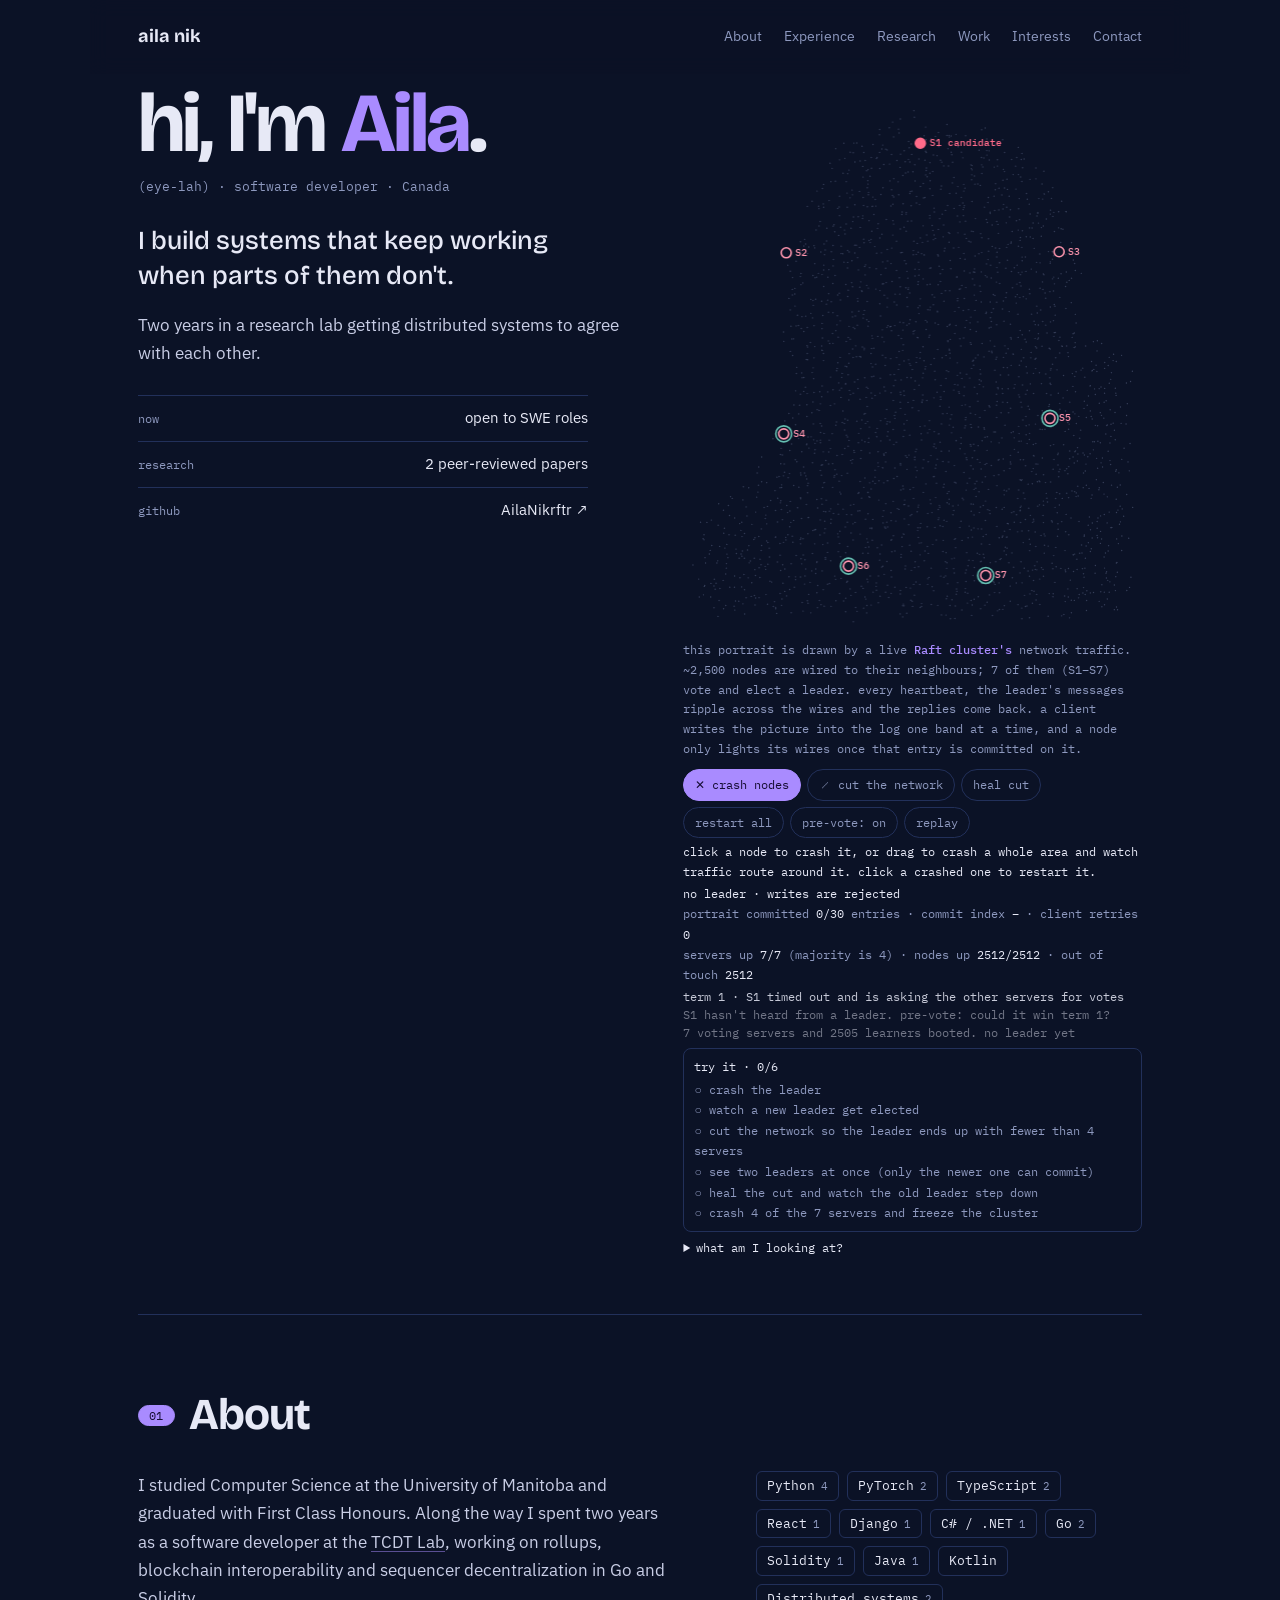
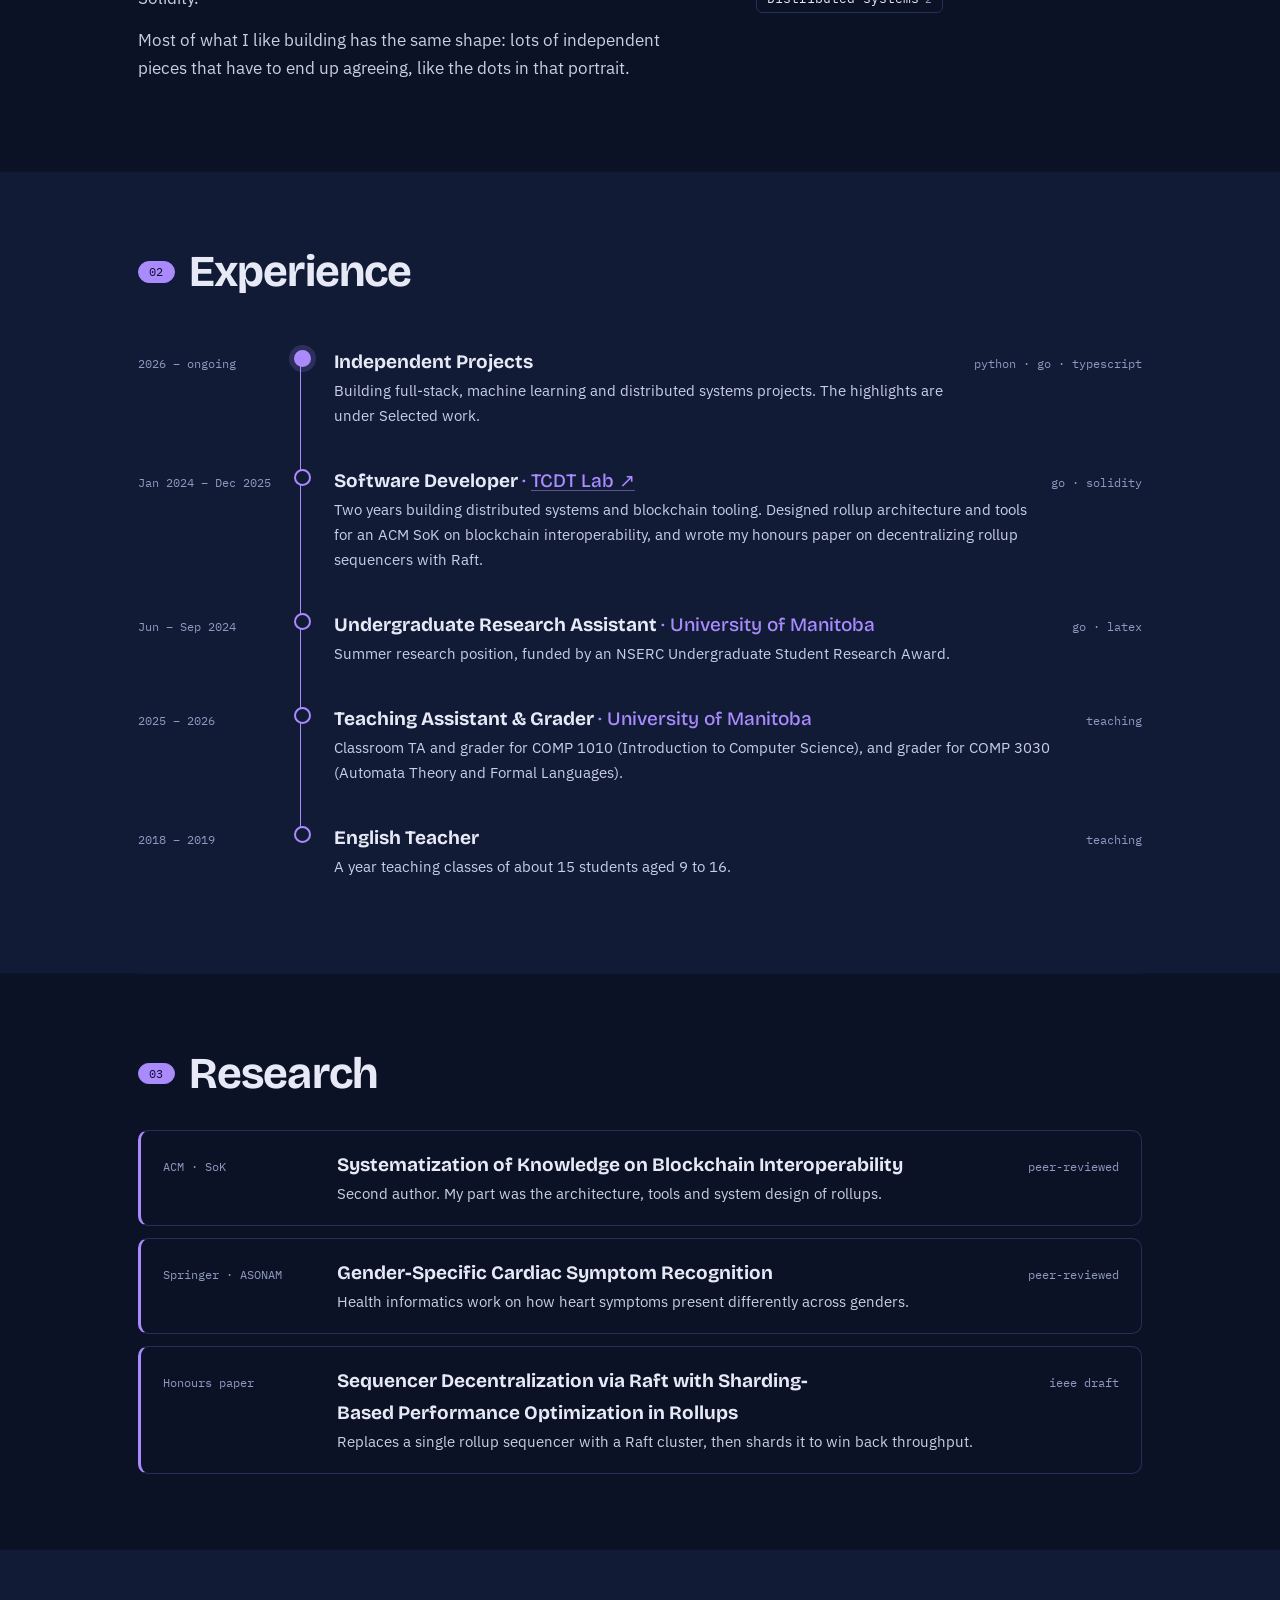
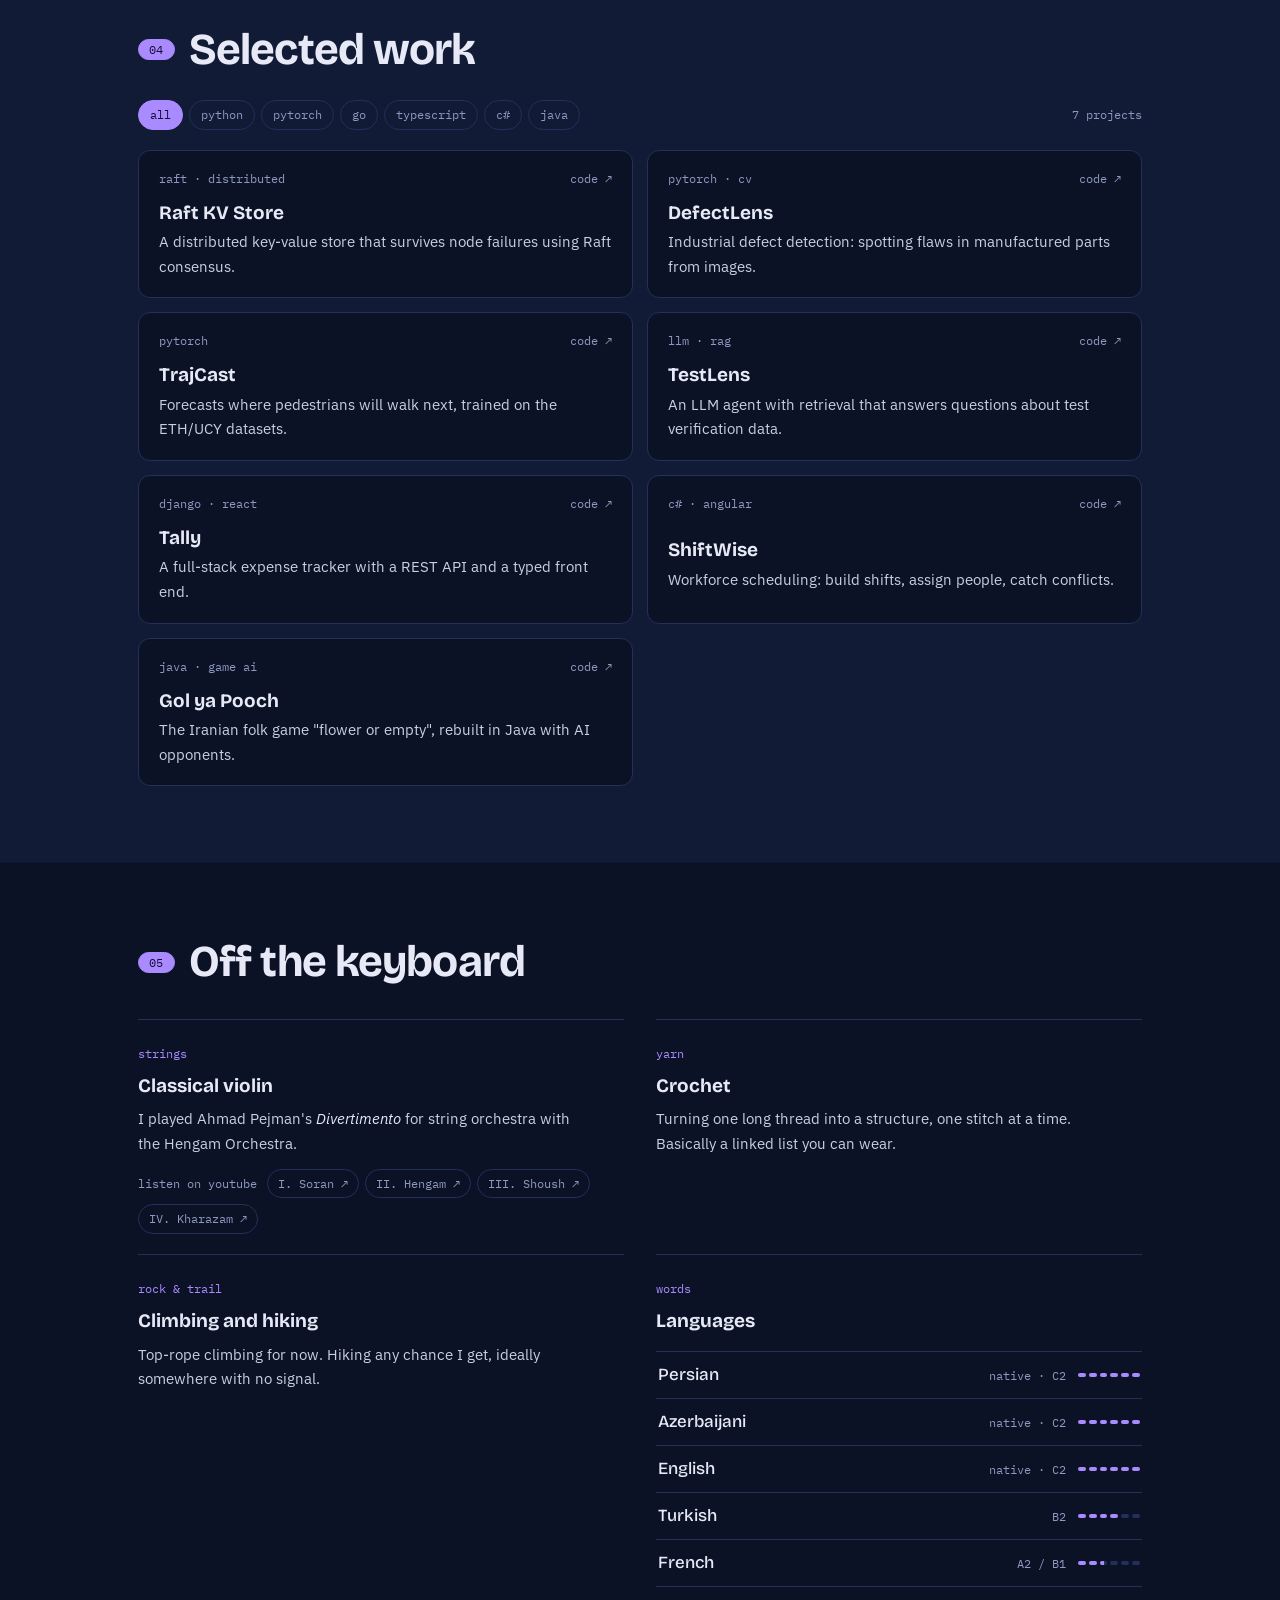
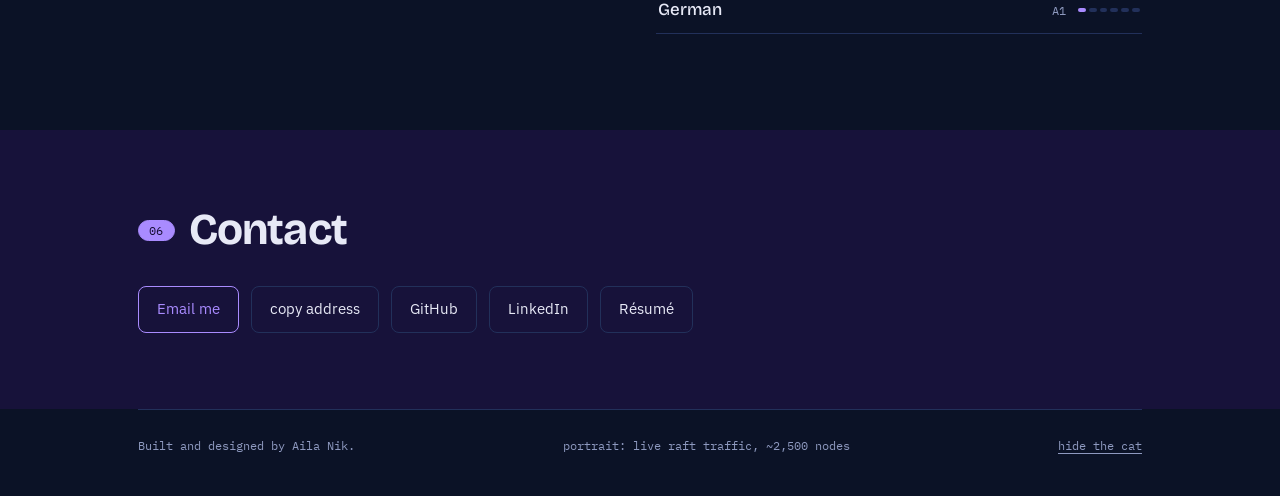
<file: index.html>
<!DOCTYPE html>
<html lang="en">
<head>
<meta charset="utf-8">
<meta name="viewport" content="width=device-width, initial-scale=1">
<title>Aila Nik · Software Developer</title>
<meta name="description" content="Aila Nik (Aila Nikraftar) is a software developer in Victoria, BC working on distributed systems, Raft consensus and applied ML. Two years at the TCDT Lab, two peer-reviewed papers.">
<meta name="author" content="Aila Nik">
<link rel="canonical" href="https://ailanikrftr.github.io/">
<meta property="og:type" content="profile">
<meta property="og:title" content="Aila Nik · Software Developer">
<meta property="og:description" content="Distributed systems, Raft consensus and applied ML. The portrait on this site is a live Raft cluster you can break.">
<meta property="og:url" content="https://ailanikrftr.github.io/">
<meta name="twitter:card" content="summary">
<script type="application/ld+json">
{"@context":"https://schema.org","@type":"Person","name":"Aila Nik","alternateName":"Aila Nikraftar","jobTitle":"Software Developer","url":"https://ailanikrftr.github.io/","address":{"@type":"PostalAddress","addressLocality":"Victoria","addressRegion":"BC","addressCountry":"CA"},"alumniOf":{"@type":"CollegeOrUniversity","name":"University of Manitoba"},"sameAs":["https://github.com/AilaNikrftr","https://www.linkedin.com/in/aila-nik-941a06223/"]}
</script>
<link rel="preconnect" href="https://fonts.googleapis.com">
<link rel="preconnect" href="https://fonts.gstatic.com" crossorigin>
<link href="https://fonts.googleapis.com/css2?family=Bricolage+Grotesque:opsz,wght@12..96,500;12..96,700&family=IBM+Plex+Sans:wght@400;500&family=IBM+Plex+Mono:wght@400;500&display=swap" rel="stylesheet">
<link rel="stylesheet" href="style.css">
</head>
<body>
<div class="wrap">
  <nav>
    <a class="brand" href="#">aila nik</a>
    <div class="links"><a href="#about">About</a><a href="#experience">Experience</a><a href="#research">Research</a><a href="#work">Work</a><a href="#interests">Interests</a><a href="#contact">Contact</a></div>
  </nav>

  <header class="hero">
    <div>
      <h1>hi, I'm <em>Aila</em>.</h1>
      <p class="say">(eye-lah) · software developer · Canada</p>
      <p class="lede">I build systems that keep working when parts of them don't.</p>
      <p class="intro">Two years in a research lab getting distributed systems to agree with each other.</p>
      <div class="facts">
        <div><span class="k">now</span><span class="v">open to SWE roles</span></div>
        <div><span class="k">research</span><span class="v">2 peer-reviewed papers</span></div>
        <a href="https://github.com/AilaNikrftr"><span class="k">github</span><span class="v">AilaNikrftr ↗</span></a>
      </div>
    </div>
    <div class="portrait">
      <canvas id="hero" aria-label="A portrait of me drawn with the network traffic of a live Raft cluster of about 2,500 nodes that you can crash and partition"></canvas>
      <div class="cap">
        <span>this portrait is drawn by a live <b>Raft cluster's</b> network traffic. ~2,500 nodes are wired to their neighbours; 7 of them (S1–S7) vote and elect a leader. every heartbeat, the leader's messages ripple across the wires and the replies come back. a client writes the picture into the log one band at a time, and a node only lights its wires once that entry is committed on it.</span>
        <div class="toolbar" role="group" aria-label="Break the cluster">
          <button type="button" class="tool" data-tool="crash" aria-pressed="true">✕ crash nodes</button>
          <button type="button" class="tool" data-tool="partition" aria-pressed="false">⟋ cut the network</button>
          <button type="button" class="act" id="heal">heal cut</button>
          <button type="button" class="act" id="revive">restart all</button>
          <button type="button" class="act" id="prevote" aria-pressed="true">pre-vote: on</button>
          <button type="button" class="act" id="replay">replay</button>
        </div>
        <span class="hint" id="hint"></span>
        <span class="live" id="stats">&nbsp;</span>
        <div class="events" id="events"></div>
        <div class="goals" id="goals"></div>
        <details class="legend"><summary>what am I looking at?</summary>
          <p><b class="c-l">purple</b> leader · <b class="c-c">pink</b> candidate · moving streaks are messages crossing the wires: <b class="c-l">AppendEntries</b> going out, <b class="c-t">replies</b> coming back, <b class="c-c">vote requests</b> between servers. wires glow brighter right after traffic crosses them. pink wires belong to nodes that are out of touch: their copy of the log is behind, so a read from them would be stale.</p>
          <p>Raft picks consistency over availability (the C in CAP): when you cut the network, only the side with at least 4 of the 7 servers can keep committing. the other side keeps holding elections it can never win, and its terms climb. with <b>pre-vote</b> off (plain Raft), healing the cut lets those inflated terms knock out the healthy leader, and the whole picture goes pink while a new one is elected. with pre-vote on (what etcd does), a server first asks whether it could win (<b class="c-o">orange</b> messages), the others refuse because they still hear a leader, and healing is seamless.</p>
        </details>
      </div>
    </div>
  </header>

  <section id="about">
    <h2>About</h2>
    <div class="about">
      <div>
        <p>I studied Computer Science at the University of Manitoba and graduated with First Class Honours. Along the way I spent two years as a software developer at the <a class="inl" href="https://tcdt.ca/">TCDT Lab</a>, working on rollups, blockchain interoperability and sequencer decentralization in Go and Solidity.</p>
        <p>Most of what I like building has the same shape: lots of independent pieces that have to end up agreeing, like the dots in that portrait.</p>
        
      </div>
      <ul class="stack">
        <li data-skill="python">Python</li><li data-skill="pytorch">PyTorch</li><li data-skill="typescript">TypeScript</li><li data-skill="react">React</li><li data-skill="django">Django</li><li data-skill="csharp">C# / .NET</li><li data-skill="go">Go</li><li data-skill="solidity">Solidity</li><li data-skill="java">Java</li><li data-skill="kotlin">Kotlin</li><li data-skill="distributed">Distributed systems</li>
      </ul>
    </div>
  </section>

  <section id="experience">
    <h2>Experience</h2>
    <div class="row"><span class="when">2026 – ongoing</span><div><h3>Independent Projects</h3><p>Building full-stack, machine learning and distributed systems projects. The highlights are under Selected work.</p></div><span class="tg">python · go · typescript</span></div>
    <div class="row" data-skills="go solidity distributed"><span class="when">Jan 2024 – Dec 2025</span><div><h3>Software Developer <span>· <a class="inl" href="https://tcdt.ca/">TCDT Lab ↗</a></span></h3><p>Two years building distributed systems and blockchain tooling. Designed rollup architecture and tools for an ACM SoK on blockchain interoperability, and wrote my honours paper on decentralizing rollup sequencers with Raft.</p></div><span class="tg">go · solidity</span></div>
    <div class="row"><span class="when">Jun – Sep 2024</span><div><h3>Undergraduate Research Assistant <span>· University of Manitoba</span></h3><p>Summer research position, funded by an NSERC Undergraduate Student Research Award.</p></div><span class="tg">go · latex</span></div>
    <div class="row"><span class="when">2025 – 2026</span><div><h3>Teaching Assistant &amp; Grader <span>· University of Manitoba</span></h3><p>Classroom TA and grader for COMP 1010 (Introduction to Computer Science), and grader for COMP 3030 (Automata Theory and Formal Languages).</p></div><span class="tg">teaching</span></div>
    <div class="row"><span class="when">2018 – 2019</span><div><h3>English Teacher</h3><p>A year teaching classes of about 15 students aged 9 to 16.</p></div><span class="tg">teaching</span></div>
  </section>

  <section id="research">
    <h2>Research</h2>
    <div class="row"><span class="when">ACM · SoK</span><div><h3>Systematization of Knowledge on Blockchain Interoperability</h3><p>Second author. My part was the architecture, tools and system design of rollups.</p></div><span class="tg">peer-reviewed</span></div>
    <div class="row"><span class="when">Springer · ASONAM</span><div><h3>Gender-Specific Cardiac Symptom Recognition</h3><p>Health informatics work on how heart symptoms present differently across genders.</p></div><span class="tg">peer-reviewed</span></div>
    <div class="row"><span class="when">Honours paper</span><div><h3>Sequencer Decentralization via Raft with Sharding-Based Performance Optimization in Rollups</h3><p>Replaces a single rollup sequencer with a Raft cluster, then shards it to win back throughput.</p></div><span class="tg">ieee draft</span></div>
  </section>

  <section id="work">
    <h2>Selected work</h2>
    <div class="row" data-skills="go distributed"><span class="when">raft · distributed</span><div><h3>Raft KV Store</h3><p>A distributed key-value store that survives node failures using Raft consensus.</p></div><a class="tg" href="https://github.com/AilaNikrftr">code ↗</a></div>
    <div class="row" data-skills="python pytorch"><span class="when">pytorch · cv</span><div><h3>DefectLens</h3><p>Industrial defect detection: spotting flaws in manufactured parts from images.</p></div><a class="tg" href="https://github.com/AilaNikrftr">code ↗</a></div>
    <div class="row" data-skills="python pytorch"><span class="when">pytorch</span><div><h3>TrajCast</h3><p>Forecasts where pedestrians will walk next, trained on the ETH/UCY datasets.</p></div><a class="tg" href="https://github.com/AilaNikrftr">code ↗</a></div>
    <div class="row" data-skills="python"><span class="when">llm · rag</span><div><h3>TestLens</h3><p>An LLM agent with retrieval that answers questions about test verification data.</p></div><a class="tg" href="https://github.com/AilaNikrftr">code ↗</a></div>
    <div class="row" data-skills="python django typescript react"><span class="when">django · react</span><div><h3>Tally</h3><p>A full-stack expense tracker with a REST API and a typed front end.</p></div><a class="tg" href="https://github.com/AilaNikrftr">code ↗</a></div>
    <div class="row" data-skills="csharp typescript"><span class="when">c# · angular</span><div><h3>ShiftWise</h3><p>Workforce scheduling: build shifts, assign people, catch conflicts.</p></div><a class="tg" href="https://github.com/AilaNikrftr">code ↗</a></div>
    <div class="row" data-skills="java"><span class="when">java · game ai</span><div><h3>Gol ya Pooch</h3><p>The Iranian folk game "flower or empty", rebuilt in Java with AI opponents.</p></div><a class="tg" href="https://github.com/AilaNikrftr">code ↗</a></div>
  </section>

  <section id="interests">
    <h2>Off the keyboard</h2>
    <div class="interests">
      <div class="int"><span class="k">strings</span><h3>Classical violin</h3><p class="played">I played Ahmad Pejman's <i>Divertimento</i> for string orchestra with the Hengam Orchestra.</p>
        <div class="listen" aria-label="Listen to the four movements on YouTube"><span>listen on youtube</span>
          <a href="https://www.youtube.com/watch?v=p93Wjm2w0Ys" target="_blank" rel="noopener">I. Soran ↗</a>
          <a href="https://www.youtube.com/watch?v=p93Wjm2w0Ys&amp;t=483s" target="_blank" rel="noopener">II. Hengam ↗</a>
          <a href="https://www.youtube.com/watch?v=p93Wjm2w0Ys&amp;t=809s" target="_blank" rel="noopener">III. Shoush ↗</a>
          <a href="https://www.youtube.com/watch?v=p93Wjm2w0Ys&amp;t=1229s" target="_blank" rel="noopener">IV. Kharazam ↗</a>
        </div></div>
      <div class="int"><span class="k">yarn</span><h3>Crochet</h3><p>Turning one long thread into a structure, one stitch at a time. Basically a linked list you can wear.</p></div>
      <div class="int"><span class="k">rock &amp; trail</span><h3>Climbing and hiking</h3><p>Top-rope climbing for now. Hiking any chance I get, ideally somewhere with no signal.</p></div>
      <div class="int langs"><span class="k">words</span><h3>Languages</h3>
        <ul class="langlist">
          <li><button type="button" class="lang" data-lang="fa" data-n="6" aria-expanded="false" aria-controls="langpop"><span class="ln">Persian</span><span class="lv">native · C2</span><span class="meter" aria-hidden="true"></span></button></li>
          <li><button type="button" class="lang" data-lang="az" data-n="6" aria-expanded="false" aria-controls="langpop"><span class="ln">Azerbaijani</span><span class="lv">native · C2</span><span class="meter" aria-hidden="true"></span></button></li>
          <li><button type="button" class="lang" data-lang="en" data-n="6" aria-expanded="false" aria-controls="langpop"><span class="ln">English</span><span class="lv">native · C2</span><span class="meter" aria-hidden="true"></span></button></li>
          <li><button type="button" class="lang" data-lang="tr" data-n="4" aria-expanded="false" aria-controls="langpop"><span class="ln">Turkish</span><span class="lv">B2</span><span class="meter" aria-hidden="true"></span></button></li>
          <li><button type="button" class="lang" data-lang="fr" data-n="2.5" aria-expanded="false" aria-controls="langpop"><span class="ln">French</span><span class="lv">A2 / B1</span><span class="meter" aria-hidden="true"></span></button></li>
          <li><button type="button" class="lang" data-lang="de" data-n="1" aria-expanded="false" aria-controls="langpop"><span class="ln">German</span><span class="lv">A1</span><span class="meter" aria-hidden="true"></span></button></li>
        </ul>
        <div class="langpop" id="langpop" role="dialog" aria-labelledby="langpop-t" hidden>
          <button type="button" class="lp-x" aria-label="Close">✕</button>
          <div class="lp-head"><span class="lp-t" id="langpop-t"></span><span class="lp-lv"></span></div>
          <p class="lp-fam"></p>
          <ul class="lp-facts"></ul>
        </div>
      </div>
    </div>
  </section>

  <section id="contact" class="contact">
    <h2>Contact</h2>
    <div class="btns">
      <a class="btn main" href="mailto:aila.nikraftar@gmail.com">Email me</a>
      <button type="button" class="btn copy" id="copymail" data-mail="aila.nikraftar@gmail.com">copy address</button>
      <a class="btn" href="https://github.com/AilaNikrftr">GitHub</a>
      <a class="btn" href="https://www.linkedin.com/in/aila-nik-941a06223/">LinkedIn</a>
      <a class="btn" href="#">Résumé</a>
    </div>
  </section>

  <footer><span>Built and designed by Aila Nik.</span><span id="foot">portrait: live raft traffic, ~2,500 nodes</span></footer>
</div>

<script src="raft-portrait.js"></script>
<script src="languages.js"></script>
<script src="features.js"></script>
<script src="cat.js"></script>
</body>
</html>
</file>
<file: style.css>
:root {
  /* layout idea: name and intro on the left, a portrait assembled live by a gossip protocol on the right; quiet list-style sections below */
  --bg: #0b1226;
  --surface: #111b36;
  --line: #22305a;
  --text: #e7e9f6;
  --muted: #8e99bf;
  --accent: #a98bff;
  --display: "Bricolage Grotesque", "Avenir Next", system-ui, sans-serif;
  --body: "IBM Plex Sans", system-ui, -apple-system, sans-serif;
  --mono: "IBM Plex Mono", ui-monospace, Menlo, monospace;
  color-scheme: dark;
}
* { box-sizing: border-box; }
html, body { margin: 0; }
html { scroll-behavior: smooth; }
body { background: var(--bg); color: var(--text); font-family: var(--body); font-size: 17px; line-height: 1.65; -webkit-font-smoothing: antialiased; }
a { color: inherit; }
:focus-visible { outline: 2px solid var(--accent); outline-offset: 3px; border-radius: 4px; }
.wrap { max-width: 1100px; margin: 0 auto; padding: 0 clamp(16px, 4vw, 48px); }

nav { display: flex; justify-content: space-between; align-items: center; gap: 16px; padding: 22px 0; }
.brand { font-family: var(--display); font-weight: 700; font-size: 18px; text-decoration: none; }
.links { display: flex; gap: 22px; font-size: 14px; color: var(--muted); }
.links a { text-decoration: none; }
.links a:hover { color: var(--text); }

/* hero */
.hero { display: grid; grid-template-columns: 1.05fr 1fr; gap: clamp(24px, 5vw, 64px); align-items: start; padding: 8px 0 56px; border-bottom: 1px solid var(--line); }
h1 { font-family: var(--display); font-weight: 700; font-size: clamp(48px, 7vw, 84px); line-height: 1; letter-spacing: -.03em; margin: 0 0 10px; }
h1 em { font-style: normal; color: var(--accent); }
.say { font-family: var(--mono); font-size: 13px; color: var(--muted); margin: 0 0 26px; }
.lede { font-family: var(--display); font-weight: 500; font-size: clamp(21px, 2.3vw, 26px); line-height: 1.35; margin: 0 0 18px; max-width: 22em; text-wrap: balance; }
.intro { color: #c9cee6; max-width: 32em; margin: 0 0 28px; }
.facts { display: grid; max-width: 30em; font-size: 15px; }
.facts a, .facts div { display: flex; justify-content: space-between; gap: 12px; padding: 10px 0; border-top: 1px solid var(--line); text-decoration: none; }
.facts a:hover .v { color: var(--accent); }
.facts .k { color: var(--muted); font-family: var(--mono); font-size: 12px; padding-top: 3px; }

.portrait { position: relative; }
#hero { width: 100%; aspect-ratio: 1 / 1.2; display: block; cursor: pointer; touch-action: manipulation; }
.cap { margin-top: 8px; font-family: var(--mono); font-size: 12px; color: var(--muted); display: grid; gap: 2px; }
.cap .live span { color: var(--text); font-variant-numeric: tabular-nums; }
.cap b { color: var(--accent); font-weight: 500; }

.toolbar { display: flex; flex-wrap: wrap; gap: 6px; margin: 8px 0 2px; }
.toolbar button { font: inherit; font-size: 12px; color: var(--muted); background: transparent; border: 1px solid var(--line); border-radius: 999px; padding: 5px 11px; cursor: pointer; }
.toolbar button:hover { color: var(--text); border-color: var(--muted); }
.toolbar .tool[aria-pressed="true"] { color: #150d33; background: var(--accent); border-color: var(--accent); }
.cap .hint { color: var(--text); }
.cap .live { line-height: 1.7; }
.cap .bad { color: #ff6b8a; }
.events { color: var(--text); opacity: .85; min-height: 3.6em; line-height: 1.5; }
.events div:not(:first-child) { opacity: .55; }
.goals { display: grid; gap: 1px; margin-top: 4px; padding: 8px 10px; border: 1px solid var(--line); border-radius: 8px; }
.goals .gh { color: var(--text); margin-bottom: 2px; }
.goals .ok { color: var(--accent); }
.legend summary { cursor: pointer; color: var(--text); margin-top: 4px; }
.legend p { margin: 6px 0 0; line-height: 1.6; }
.c-l { color: #a98bff; font-weight: 500; } .c-c { color: #ff6b8a; font-weight: 500; } .c-t { color: #6fd3c1; font-weight: 500; } .c-o { color: #ffc478; font-weight: 500; }
.replay { font: inherit; color: var(--muted); background: none; border: 0; padding: 0; text-decoration: underline; text-underline-offset: 3px; cursor: pointer; }
.replay:hover { color: var(--text); }

/* sections */
section { padding: 52px 0; border-bottom: 1px solid var(--line); scroll-margin-top: 16px; }
h2 { font-family: var(--mono); font-weight: 400; font-size: 13px; color: var(--muted); letter-spacing: .06em; text-transform: uppercase; margin: 0 0 22px; }
.about { display: grid; grid-template-columns: 1.4fr 1fr; gap: clamp(24px, 6vw, 80px); }
.about p { margin: 0 0 14px; color: #c9cee6; max-width: 36em; }
.stack { list-style: none; margin: 0; padding: 0; display: flex; flex-wrap: wrap; gap: 8px; align-content: start; }
.stack li { font-family: var(--mono); font-size: 13px; padding: 3px 10px; border: 1px solid var(--line); border-radius: 6px; }
.off { font-size: 15px; color: var(--muted); margin-top: 18px; }

.row { display: grid; grid-template-columns: 150px 1fr auto; gap: 24px; padding: 16px 0; border-top: 1px solid var(--line); align-items: baseline; }
.row:last-child { border-bottom: 1px solid var(--line); }
.row .when { font-family: var(--mono); font-size: 12px; color: var(--muted); }
.row h3 { font-family: var(--display); font-weight: 700; font-size: 19px; margin: 0 0 2px; text-wrap: balance; }
.row h3 span { color: var(--accent); font-weight: 500; }
.row p { margin: 0; color: #c9cee6; font-size: 15px; }
.row .tg { font-family: var(--mono); font-size: 12px; color: var(--muted); white-space: nowrap; text-align: right; }
.row a.tg { text-decoration: none; }
.row a.tg:hover { color: var(--accent); }

.contact h3 { font-family: var(--display); font-weight: 700; font-size: clamp(36px, 6vw, 60px); line-height: 1.05; margin: 0 0 14px; letter-spacing: -.02em; }
.contact p { color: #c9cee6; max-width: 34em; }
.btns { display: flex; gap: 12px; flex-wrap: wrap; margin-top: 22px; }
.btn { padding: 10px 18px; border-radius: 8px; font-size: 15px; text-decoration: none; border: 1px solid var(--line); }
.btn.main { border-color: var(--accent); color: var(--accent); }
.btn:hover { border-color: var(--accent); }
.mail { font-family: var(--mono); font-size: 13px; color: var(--muted); margin-top: 12px; }
footer { padding: 26px 0 40px; display: flex; justify-content: space-between; gap: 12px; flex-wrap: wrap; font-family: var(--mono); font-size: 12px; color: var(--muted); }

@media (max-width: 820px) {
  .links { display: none; }
  .hero { grid-template-columns: 1fr; }
  .portrait { order: -1; max-width: 420px; }
  .about { grid-template-columns: 1fr; }
  .row { grid-template-columns: 1fr; gap: 2px; }
  .row .tg { text-align: left; }
}
@media (prefers-reduced-motion: reduce) { html { scroll-behavior: auto; } }

.interests { display: grid; grid-template-columns: repeat(2, 1fr); gap: 0 32px; }
.int { padding: 18px 0 20px; border-top: 1px solid var(--line); }
.int .k { font-family: var(--mono); font-size: 12px; color: var(--accent); }
.int h3 { font-family: var(--display); font-weight: 700; font-size: 19px; margin: 4px 0 6px; }
.int p { margin: 0; color: #c9cee6; font-size: 15px; max-width: 30em; }
@media (max-width: 820px) { .interests { grid-template-columns: 1fr; } }

/* violin */
.int p.played { margin-top: 0; }
.int p.played i { color: var(--text); }
.listen { display: flex; flex-wrap: wrap; align-items: center; gap: 6px; margin-top: 12px; font-family: var(--mono); font-size: 12px; }
.listen span { color: var(--muted); margin-right: 4px; }
.listen a { color: var(--muted); text-decoration: none; border: 1px solid var(--line); border-radius: 999px; padding: 4px 10px; }
.listen a:hover { color: var(--text); border-color: var(--accent); }

/* languages */
.langs { position: relative; }
.langlist { list-style: none; margin: 14px 0 0; padding: 0; max-width: 30em; }
.lang { width: 100%; display: grid; grid-template-columns: 1fr auto 62px; align-items: baseline; gap: 12px; font: inherit; color: var(--text); text-align: left; background: none; border: 0; border-top: 1px solid var(--line); padding: 9px 2px; cursor: pointer; }
.langlist li:last-child .lang { border-bottom: 1px solid var(--line); }
.lang .ln { font-family: var(--display); font-weight: 500; font-size: 17px; }
.lang .lv { font-family: var(--mono); font-size: 12px; color: var(--muted); }
.lang:hover .ln, .lang[aria-expanded="true"] .ln { color: var(--accent); }
.lang:hover .lv, .lang[aria-expanded="true"] .lv { color: var(--text); }
.meter { display: flex; gap: 3px; align-self: center; }
.meter i { flex: 1; height: 4px; border-radius: 2px; background: var(--line); }
.meter i.on { background: var(--accent); }
.meter i.half { background: linear-gradient(90deg, var(--accent) 50%, var(--line) 50%); }

.langpop { position: relative; margin: 2px 0 12px; background: var(--surface); border: 1px solid var(--line); border-radius: 10px; padding: 16px 18px 14px; box-shadow: 0 18px 40px rgba(3, 6, 18, .55); animation: lp-in .16s ease-out; }
.langpop[hidden] { display: none; }
@keyframes lp-in { from { opacity: 0; transform: translateY(-4px); } }
.lp-x { position: absolute; top: 8px; right: 8px; font: inherit; font-size: 13px; color: var(--muted); background: none; border: 0; padding: 4px 8px; cursor: pointer; border-radius: 6px; }
.lp-x:hover { color: var(--text); }
.lp-head { display: flex; align-items: baseline; gap: 10px; padding-right: 28px; }
.lp-t { font-family: var(--display); font-weight: 700; font-size: 19px; }
.lp-lv { font-family: var(--mono); font-size: 12px; color: var(--accent); }
.lp-fam { font-family: var(--mono); font-size: 12px; color: var(--muted); margin: 2px 0 10px; }
.lp-facts { margin: 0; padding: 0 0 0 1.1em; font-size: 14px; line-height: 1.55; color: #c9cee6; }
.lp-facts li { margin: 0 0 6px; }
.lp-facts li::marker { color: var(--accent); }
.lp-facts i { font-style: italic; color: var(--text); }
@media (prefers-reduced-motion: reduce) { .langpop { animation: none; } }

a.inl { color: inherit; text-decoration: underline; text-decoration-color: rgba(169,139,255,.5); text-underline-offset: 3px; }
a.inl:hover { color: var(--accent); text-decoration-color: var(--accent); }

/* ===== section redesign (demo) ===== */
body { counter-reset: sec; }
section { counter-increment: sec; padding: 76px 0; border-bottom: 0; }
section h2 { font-family: var(--display); font-weight: 700; font-size: clamp(30px, 4vw, 44px); line-height: 1.1; color: var(--text); letter-spacing: -.02em; text-transform: none; margin: 0 0 32px; display: flex; align-items: center; gap: 14px; }
section h2::before { content: counter(sec, decimal-leading-zero); font-family: var(--mono); font-size: 12px; font-weight: 400; letter-spacing: .04em; color: var(--accent); border: 1px solid var(--line); border-radius: 999px; padding: 3px 10px; }

/* alternating full-width bands */
#experience, #work { background: var(--surface); box-shadow: 0 0 0 100vmax var(--surface); clip-path: inset(0 -100vmax); }
#contact { background: #17123a; box-shadow: 0 0 0 100vmax #17123a; clip-path: inset(0 -100vmax); }

footer { border-top: 1px solid var(--line); }

/* experience: a timeline of nodes */
#experience .row { position: relative; border-top: 0; padding: 18px 0; }
#experience .row:last-child { border-bottom: 0; }
#experience .row::before { content: ''; position: absolute; left: 162px; top: 0; bottom: 0; width: 1px; background: var(--line); }
#experience .row:nth-of-type(1)::before { top: 28px; }
#experience .row:last-of-type::before { bottom: auto; height: 28px; }
#experience .row::after { content: ''; position: absolute; left: 156px; top: 22px; width: 13px; height: 13px; border-radius: 50%; border: 2px solid var(--accent); background: var(--surface); }
#experience .row:nth-of-type(1)::after { background: var(--accent); box-shadow: 0 0 0 5px rgba(169,139,255,.18); }
#experience .row > div { padding-left: 22px; }

/* research: stacked paper cards */
#research .row { border: 1px solid var(--line); border-left: 3px solid var(--accent); border-radius: 10px; padding: 18px 22px; margin-bottom: 12px; }
#research .row:last-child { border-bottom: 1px solid var(--line); margin-bottom: 0; }

/* work: a grid of project cards */
#work { display: grid; grid-template-columns: repeat(2, 1fr); gap: 14px; }
#work h2 { grid-column: 1 / -1; margin-bottom: 18px; }
#work .row { grid-template-columns: 1fr auto; gap: 8px 12px; border: 1px solid var(--line); border-radius: 12px; padding: 18px 20px; background: var(--bg); transition: border-color .15s, transform .15s; }
#work .row:last-child { border-bottom: 1px solid var(--line); }
#work .row > div { grid-column: 1 / -1; grid-row: 2; }
#work .row .tg { grid-column: 2; grid-row: 1; }
#work .row:hover { border-color: var(--accent); transform: translateY(-2px); }

@media (max-width: 820px) {
  section { padding: 56px 0; }
  #experience .row::before { left: 5px; }
  #experience .row::after { left: 0; top: 20px; }
  #experience .row { padding-left: 26px; }
  #experience .row > div { padding-left: 0; }
  #work { grid-template-columns: 1fr; }
}

/* ===== features (demo) ===== */
/* sticky nav + scroll progress */
nav { position: sticky; top: 0; z-index: 20; background: rgba(11,18,38,.82); backdrop-filter: blur(10px); -webkit-backdrop-filter: blur(10px); margin: 0 calc(-1 * clamp(16px, 4vw, 48px)); padding-left: clamp(16px, 4vw, 48px); padding-right: clamp(16px, 4vw, 48px); }
.links a { position: relative; transition: color .2s; }
.links a.here { color: var(--text); }
.links a.here::after { content: ''; position: absolute; left: 50%; bottom: -8px; width: 5px; height: 5px; margin-left: -2.5px; border-radius: 50%; background: var(--accent); }
.progress { position: fixed; top: 0; left: 0; height: 2px; width: 100%; transform-origin: 0 50%; transform: scaleX(0); background: var(--accent); z-index: 30; }
section { scroll-margin-top: 70px; }

/* section pill lights up when you reach it */
section h2::before { transition: color .4s, border-color .4s, background .4s; color: var(--muted); }
section.seen h2::before { color: #150d33; background: var(--accent); border-color: var(--accent); }

/* timeline commits as you scroll */
#experience .row::before { background: var(--line); transition: background .5s; }
#experience .row::after { border-color: var(--line); background: var(--surface); transition: border-color .4s, background .4s, box-shadow .4s; }
#experience .row.committed::before { background: var(--accent); }
#experience .row.committed::after { border-color: var(--accent); }
#experience .row:nth-of-type(1).committed::after { background: var(--accent); animation: beat 2.4s ease-out infinite; }
@keyframes beat { 0% { box-shadow: 0 0 0 0 rgba(169,139,255,.45); } 70%, 100% { box-shadow: 0 0 0 10px rgba(169,139,255,0); } }
#experience .row > div, #experience .row .when, #experience .row .tg { transition: opacity .5s; }
#experience .row:not(.committed) > div, #experience .row:not(.committed) .when, #experience .row:not(.committed) .tg { opacity: .35; }

/* skills ↔ projects */
.stack li[data-skill] { cursor: pointer; transition: color .15s, border-color .15s, background .15s; user-select: none; }
.stack li[data-skill]:hover { border-color: var(--accent); color: var(--text); }
.stack li.on { background: var(--accent); border-color: var(--accent); color: #150d33; }
.stack li .n { color: var(--muted); margin-left: 6px; font-size: 11px; }
.stack li.on .n { color: #150d33; opacity: .7; }
.row.lit { border-color: var(--accent) !important; box-shadow: 0 0 0 1px var(--accent), 0 0 28px rgba(169,139,255,.18); }
#experience .row.lit, #research .row.lit { box-shadow: none; }
#experience .row.lit h3 { color: var(--accent); }

/* work filters */
.filters { grid-column: 1 / -1; display: flex; flex-wrap: wrap; align-items: center; gap: 6px; margin: -6px 0 6px; font-family: var(--mono); font-size: 12px; }
.filters button { font: inherit; color: var(--muted); background: transparent; border: 1px solid var(--line); border-radius: 999px; padding: 4px 11px; cursor: pointer; }
.filters button:hover { color: var(--text); border-color: var(--muted); }
.filters button[aria-pressed="true"] { color: #150d33; background: var(--accent); border-color: var(--accent); }
.filters .count { color: var(--muted); margin-left: auto; }
#work .row { transition: opacity .25s, border-color .15s, transform .15s, box-shadow .2s; }
#work .row.dim { opacity: .22; }

/* contact extras */
.btn.copy { font: inherit; font-size: 15px; color: var(--text); background: transparent; cursor: pointer; }
.btn.copy.done { border-color: var(--accent); color: var(--accent); }
.contact .clock { max-width: none; }
.clock { font-family: var(--mono); font-size: 13px; color: var(--muted); margin-top: 22px; display: flex; align-items: center; gap: 10px; }
.clock .dot { width: 7px; height: 7px; border-radius: 50%; background: #6fd3c1; box-shadow: 0 0 0 3px rgba(111,211,193,.18); flex: none; }
.clock .dot.away { background: #ffc478; box-shadow: 0 0 0 3px rgba(255,196,120,.18); }
.clock b { color: var(--text); font-weight: 500; font-variant-numeric: tabular-nums; }

@media (prefers-reduced-motion: reduce) {
  #experience .row:nth-of-type(1).committed::after { animation: none; }
  .progress { display: none; }
}

/* ===== the cat ===== */
.cat { position: absolute; z-index: 15; cursor: pointer; -webkit-tap-highlight-color: transparent; }
.cat[hidden] { display: none; }
.cat svg { position: absolute; inset: 0; width: 100%; height: 100%; overflow: visible; filter: drop-shadow(0 0 .8px rgba(205,210,235,.4)) drop-shadow(0 4px 6px rgba(0,0,0,.5)); }
.cat .fur { fill: url(#catfur); }
.cat .legs2 { fill: #07080c; }
.cat .legline { fill: none; stroke: #000; stroke-width: .4; stroke-linecap: round; opacity: .55; }
.cat .inear { fill: #2c2129; }
.cat .toe { fill: none; stroke: #000; stroke-width: .5; stroke-linecap: round; }
.cat .iris { fill: url(#catiris); }
.cat .glint { fill: #fff; opacity: .85; }
.cat .pupil { fill: #050505; transform: translate(calc(var(--px, 0) * 1px), calc(var(--py, 0) * 1px)); transition: transform .12s; }
.cat .nose { fill: #2e2e39; }
.cat .mouth { fill: none; stroke: #3b3c4a; stroke-width: .5; stroke-linecap: round; }
.cat .whisk { fill: none; stroke: rgba(235,235,245,.55); stroke-width: .3; stroke-linecap: round; }
.cat .eyes.shut path, .cat .eyes.happy path { fill: none; stroke: #6a6b7e; stroke-width: .9; stroke-linecap: round; }
.cat .grin { fill: #ece8f5; opacity: 0; transition: opacity .3s; }

/* body and face fade separately: Cheshire style */
.cat .body { transition: opacity .4s ease .35s; }
.cat .face { transition: opacity .4s ease 0s; }
.cat.gone { pointer-events: none; }
.cat.gone .body { opacity: 0; transition-delay: 0s; }
.cat.gone .face { opacity: 0; transition-delay: .4s; }
.cat.gone .grin { opacity: 1; }
.cat.grin .body { opacity: 0; transition-delay: 0s; }
.cat.grin .grin { opacity: 1; }

/* eyes */
.cat .eyes.shut, .cat .eyes.happy { display: none; }
.cat .eyes.open { transform-box: fill-box; transform-origin: 50% 50%; animation: blink 5s infinite; }
@keyframes blink { 0%, 95%, 100% { transform: scaleY(1); } 97% { transform: scaleY(.1); } }
.cat[data-state="sleep"] .eyes.open, .cat.happy .eyes.open { display: none; }
.cat[data-state="sleep"] .eyes.shut { display: inline; }
.cat.happy .eyes.happy { display: inline; }
.cat.happy[data-state="sleep"] .eyes.shut { display: none; }

/* tail flicks, ears perk */
.cat .tailf { transform-box: fill-box; transform-origin: 100% 0%; animation: flick 4s ease-in-out infinite; }
@keyframes flick { 0%, 80%, 100% { transform: rotate(0); } 87% { transform: rotate(-4deg); } 93% { transform: rotate(2deg); } }
.cat .ear { transform-box: fill-box; transform-origin: 50% 100%; }
.cat.perk .ear { animation: perk .45s ease-out; }
@keyframes perk { 40% { transform: scaleY(1.18); } }

/* asleep: breathing and z's */
.cat[data-state="sleep"] .body { animation: breathe 3.2s ease-in-out infinite; transform-box: fill-box; transform-origin: 50% 100%; }
@keyframes breathe { 50% { transform: scaleY(.95); } }
.cat .zzz { display: none; position: absolute; right: 14px; top: -4px; font-family: var(--mono); font-size: 11px; color: #c9b6ff; pointer-events: none; }
.cat[data-state="sleep"]:not(.gone) .zzz { display: block; }
.cat .zzz i { position: absolute; font-style: normal; opacity: 0; animation: zz 3s ease-in infinite; }
.cat .zzz i:nth-child(2) { animation-delay: 1s; } .cat .zzz i:nth-child(3) { animation-delay: 2s; }
@keyframes zz { 0% { opacity: 0; transform: translate(0, 6px) scale(.7); } 25% { opacity: 1; } 100% { opacity: 0; transform: translate(12px, -18px) scale(1.25); } }

/* peeking over a card edge: ducks when you get close */
.cat[data-pose="peek"] { overflow: hidden; }
.cat[data-pose="peek"] svg { transition: transform .25s ease; }
.cat[data-pose="peek"].duck svg { transform: translateY(78%); }

/* floating hearts/notes */
.catfloat { position: absolute; z-index: 16; pointer-events: none; color: #c9b6ff; font-size: 14px; animation: rise 1.5s ease-out forwards; }
.catfloat.note { font-size: 16px; color: #6fd3c1; }
@keyframes rise { from { opacity: 0; transform: translate(-50%, 6px) scale(.6); } 20% { opacity: 1; } to { opacity: 0; transform: translate(-50%, -40px) scale(1.15) rotate(-8deg); } }

.cattoggle { font: inherit; color: var(--muted); background: none; border: 0; padding: 0; cursor: pointer; text-decoration: underline; text-underline-offset: 3px; }
.cattoggle:hover { color: var(--text); }
@media (prefers-reduced-motion: reduce) { .cat *, .catfloat { animation: none !important; transition: none !important; } }
</file>
